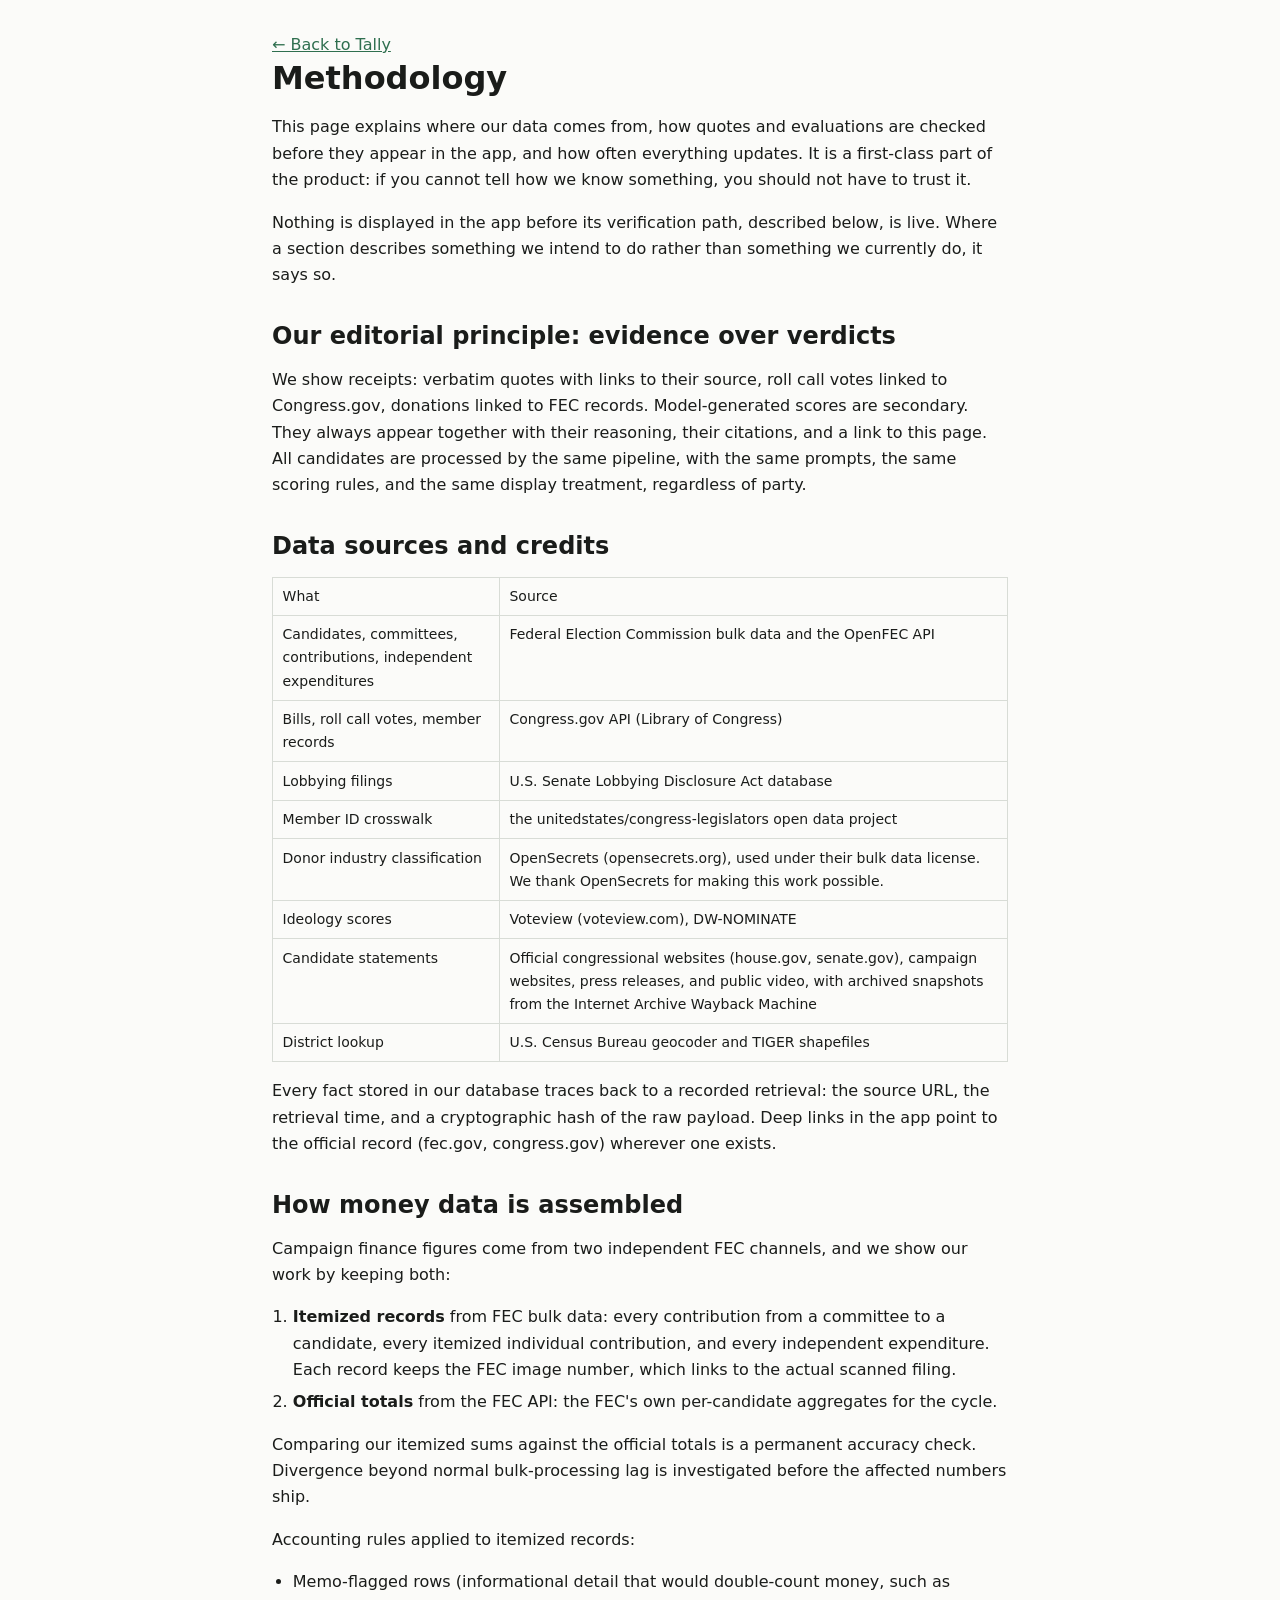
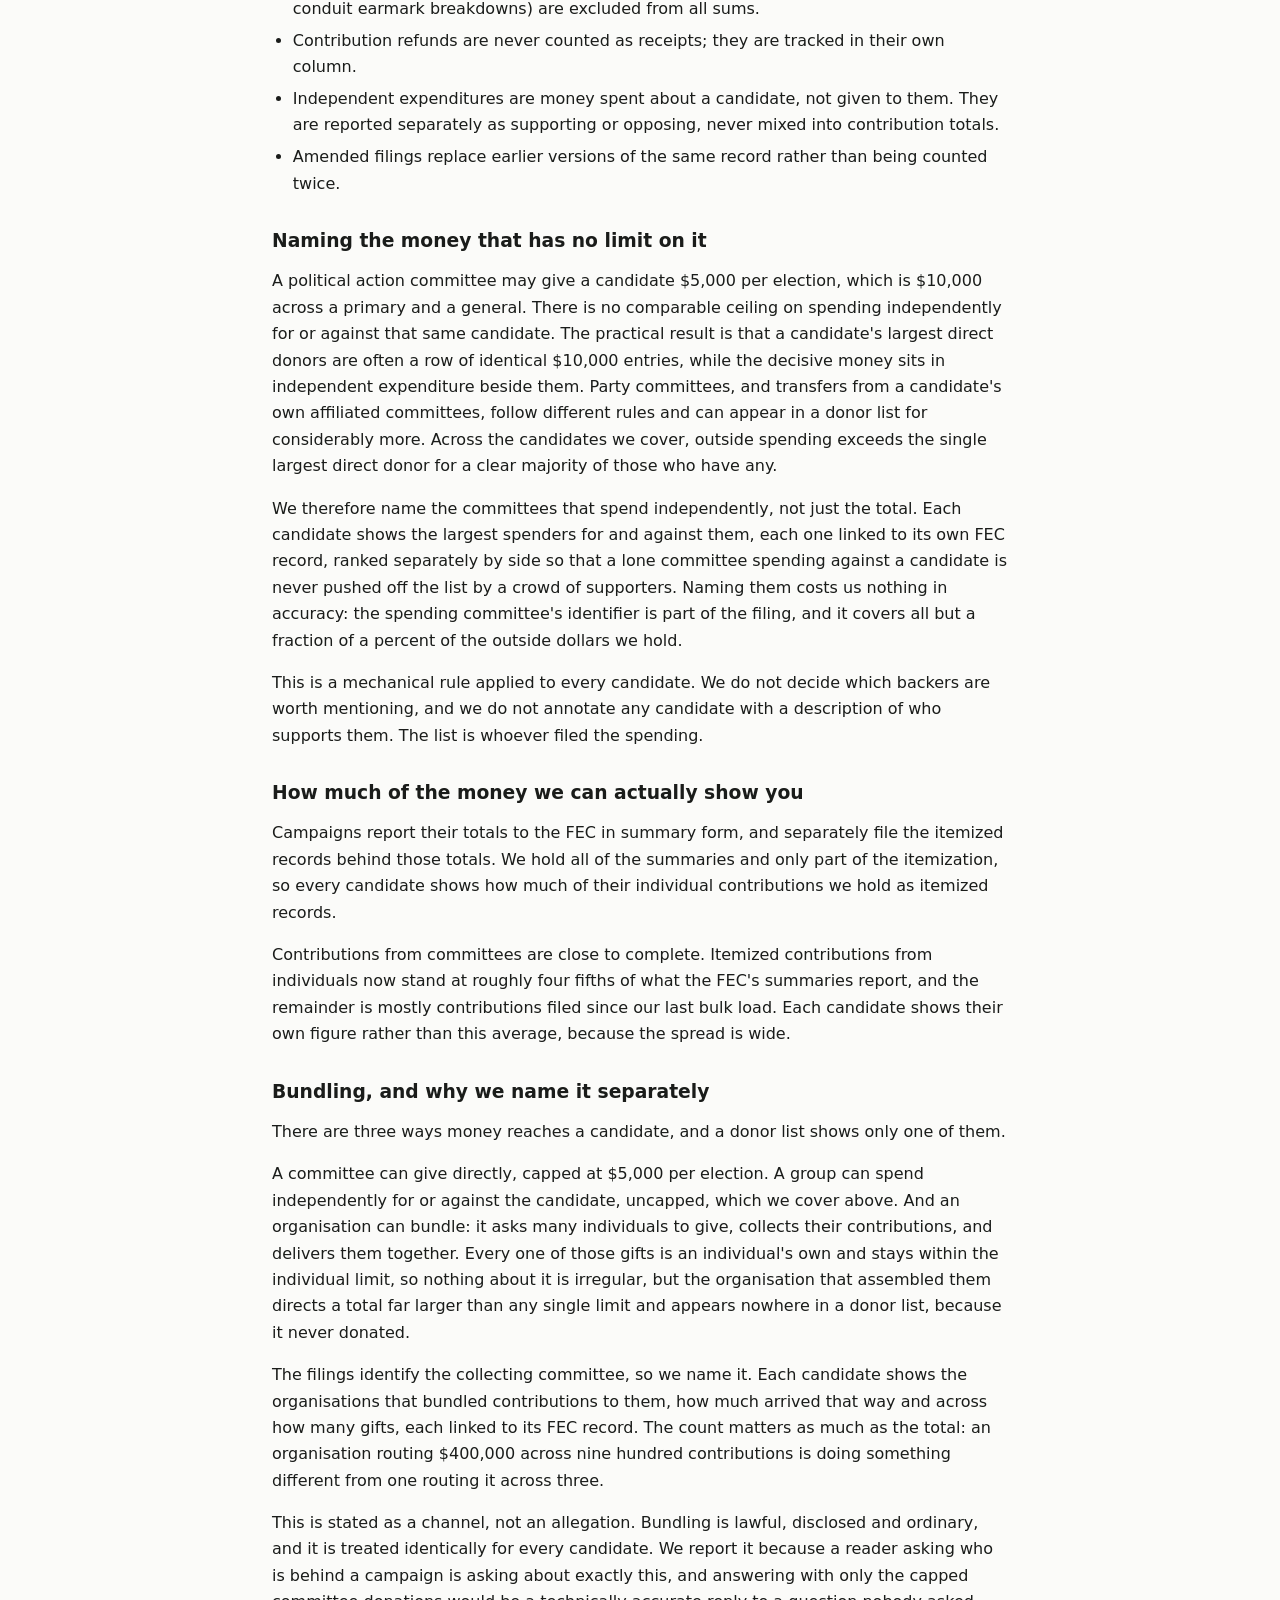
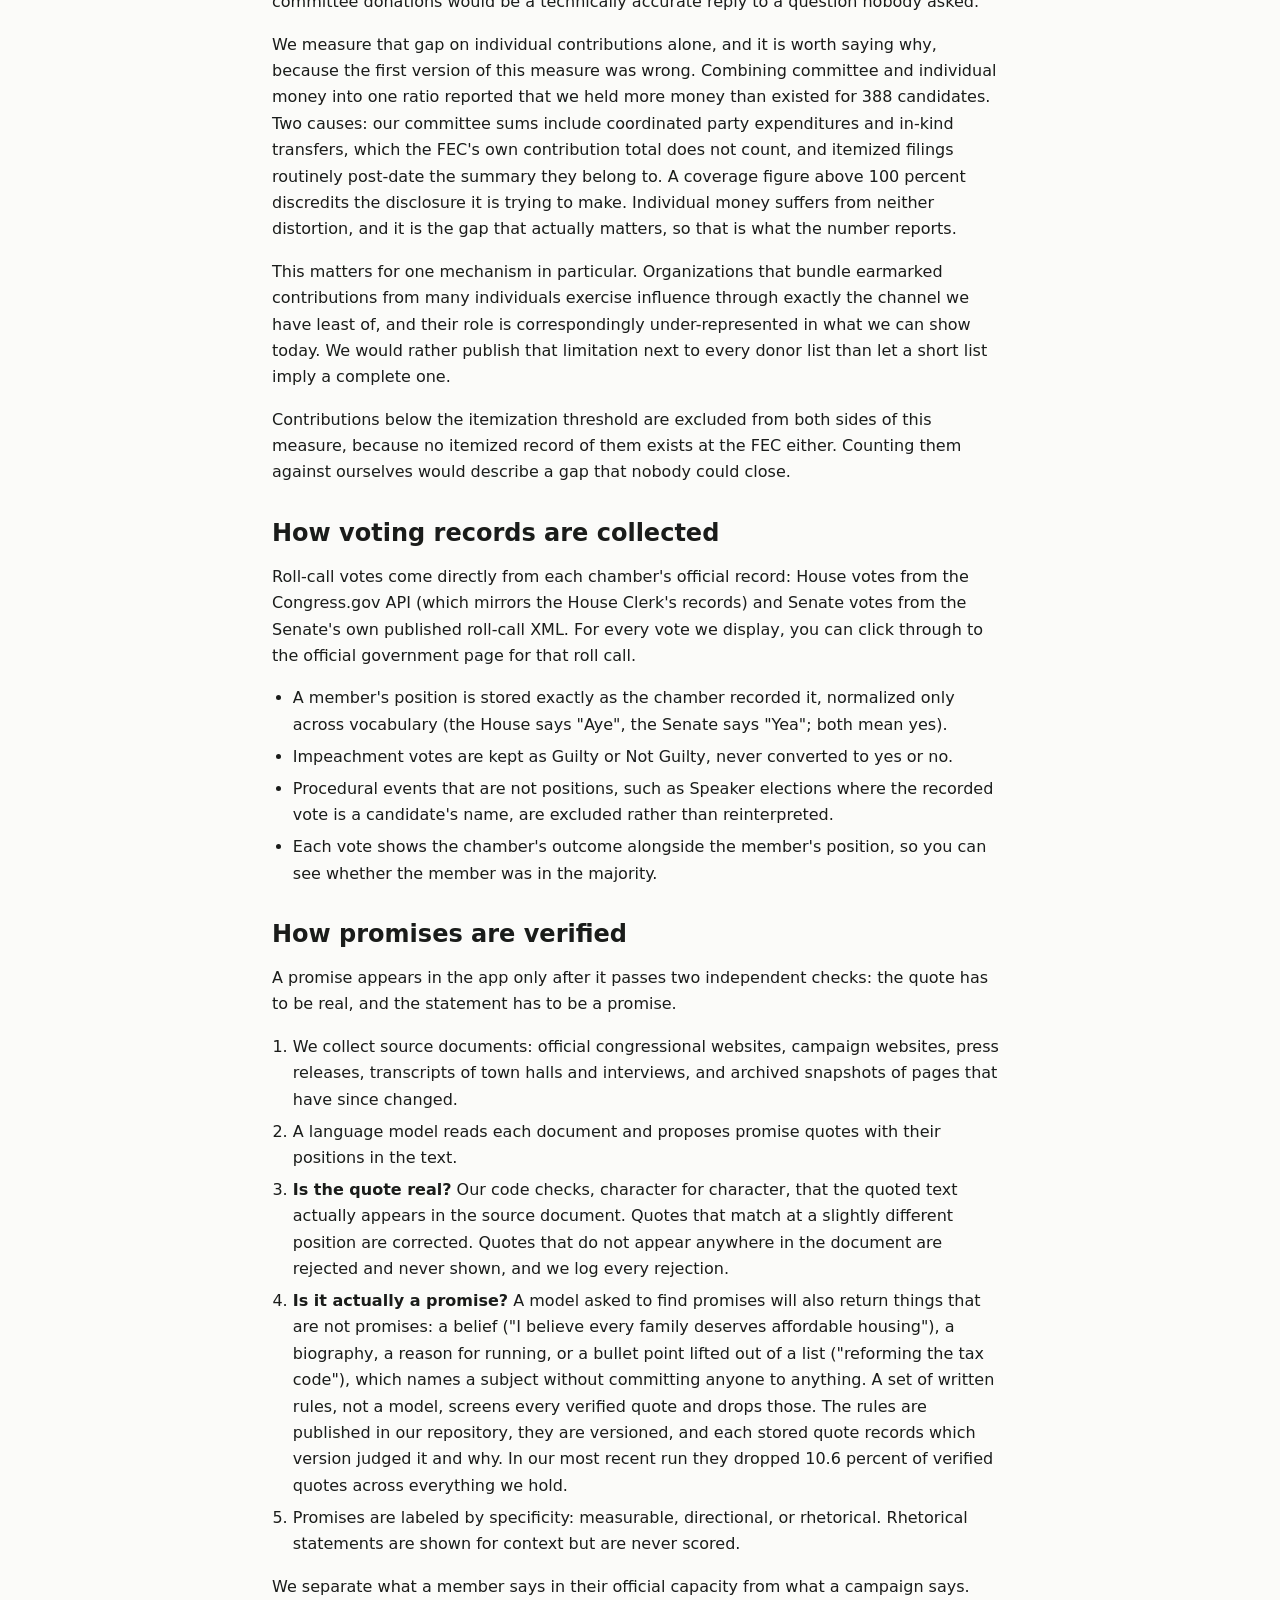
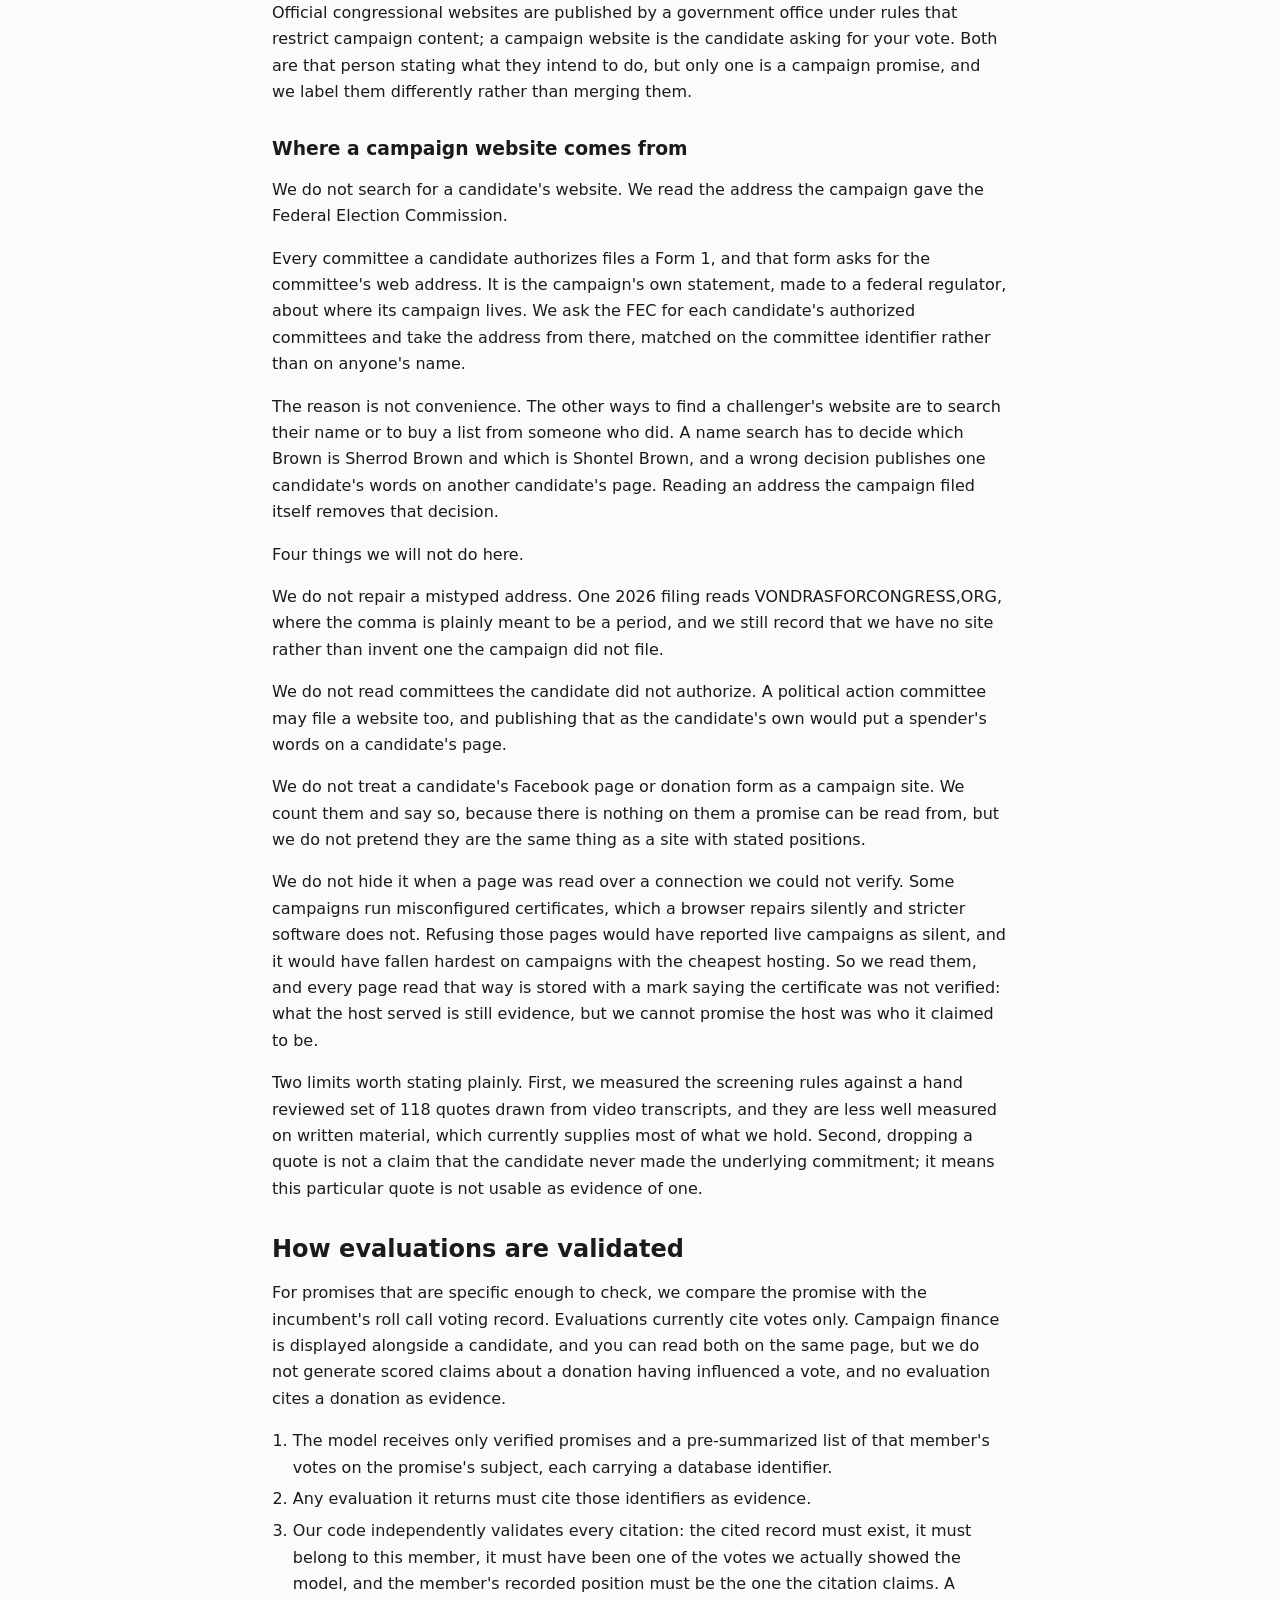
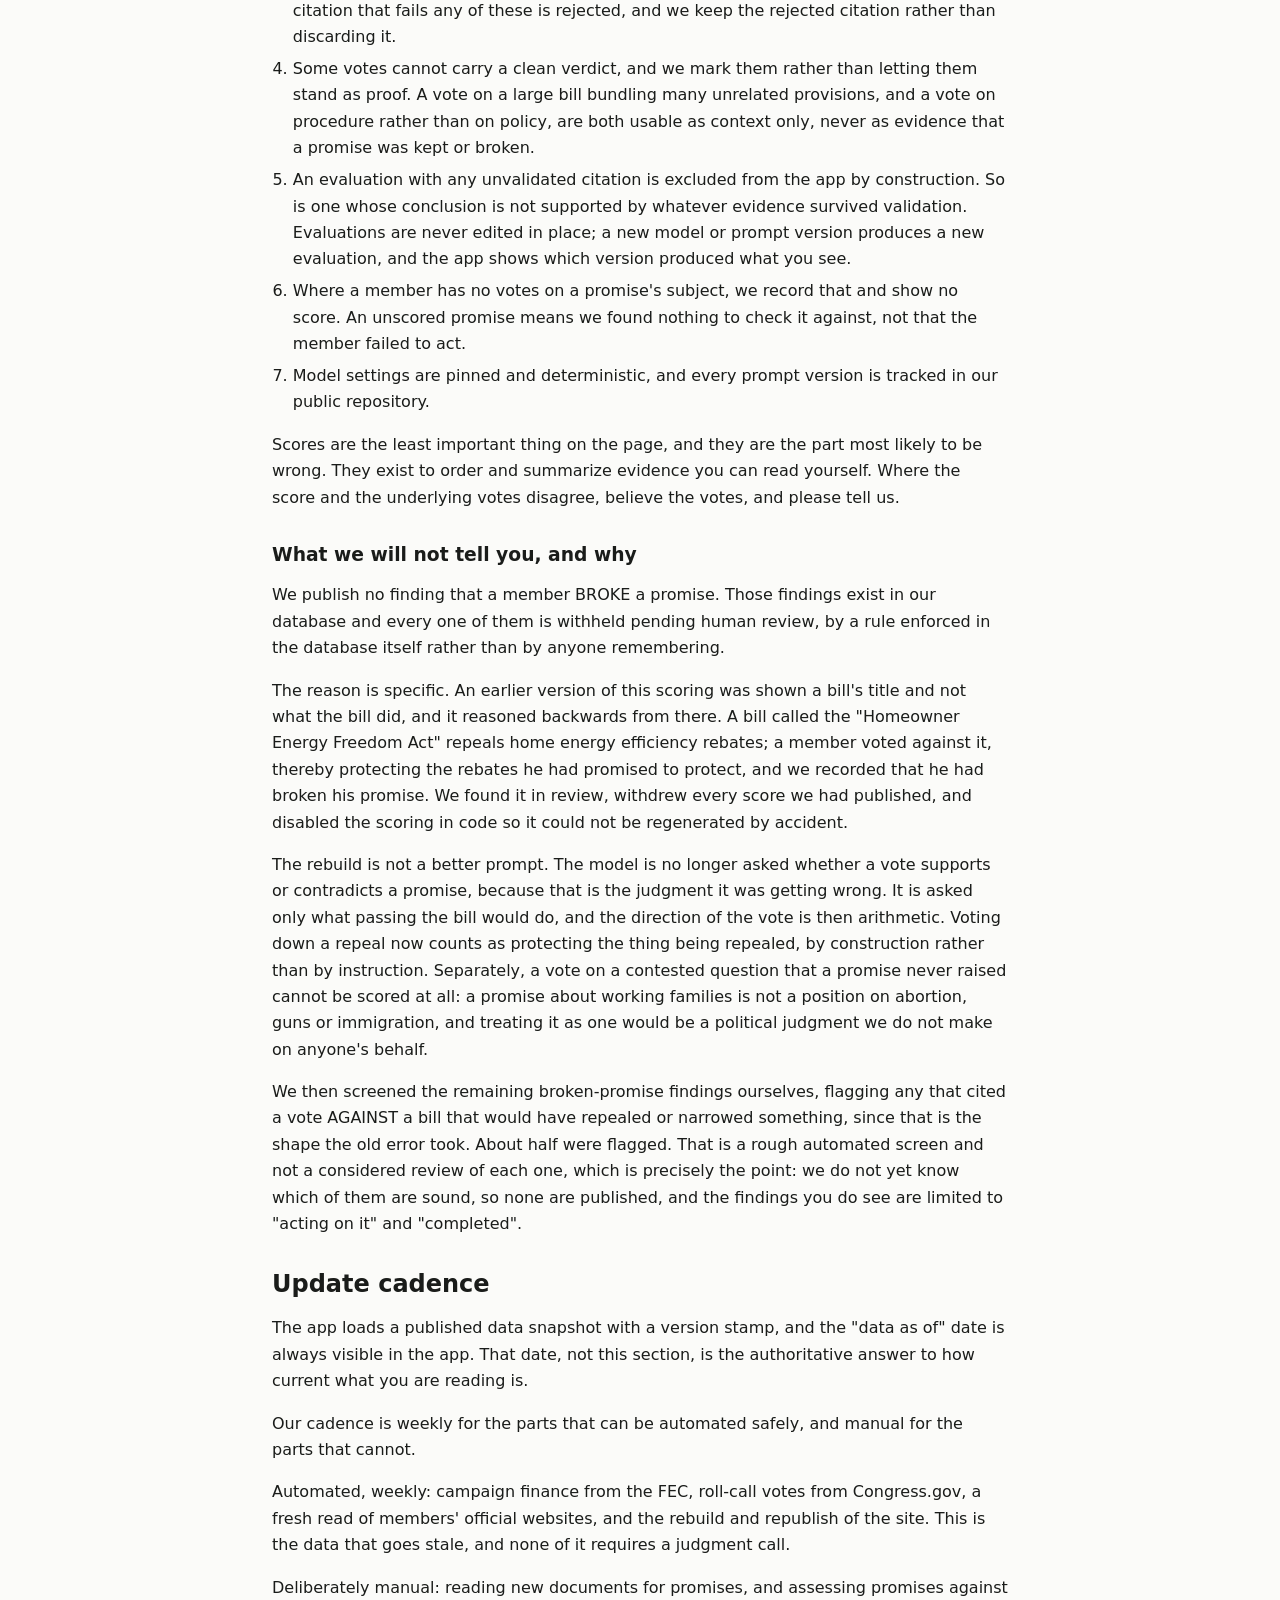
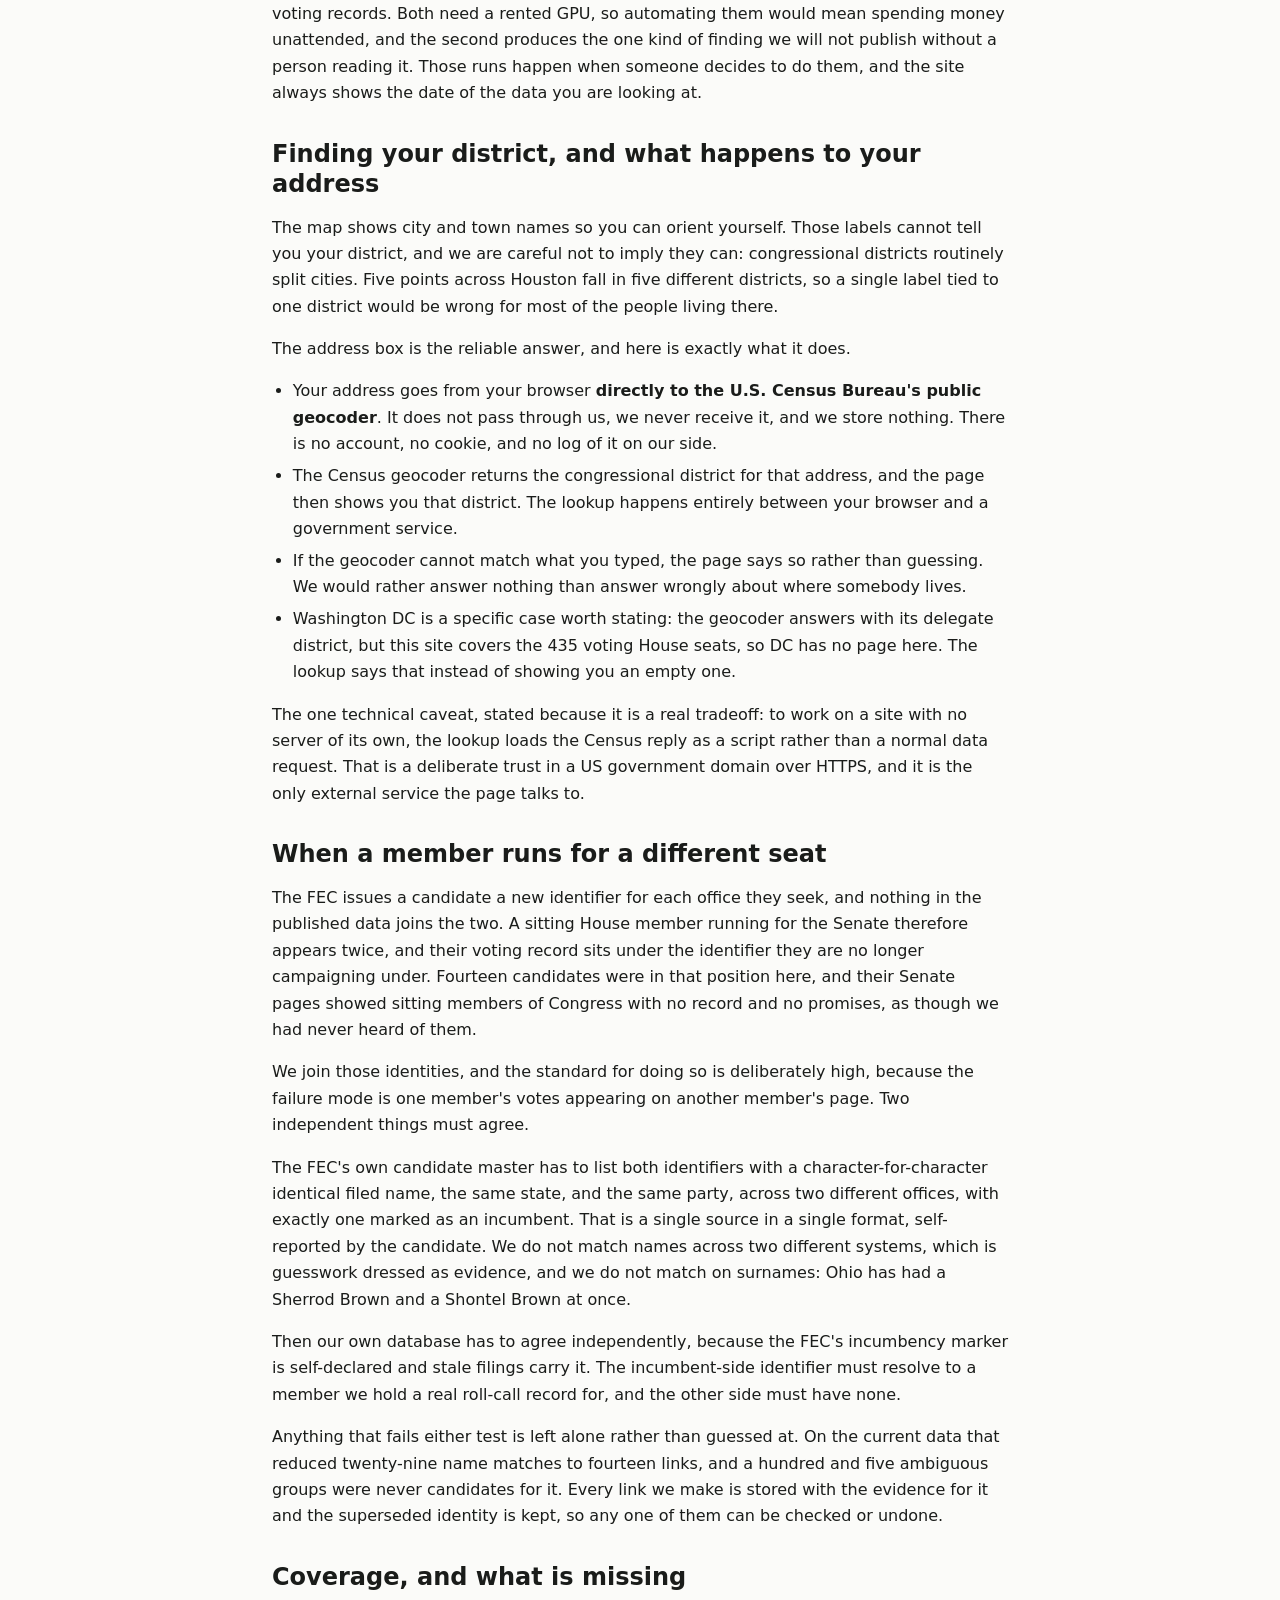
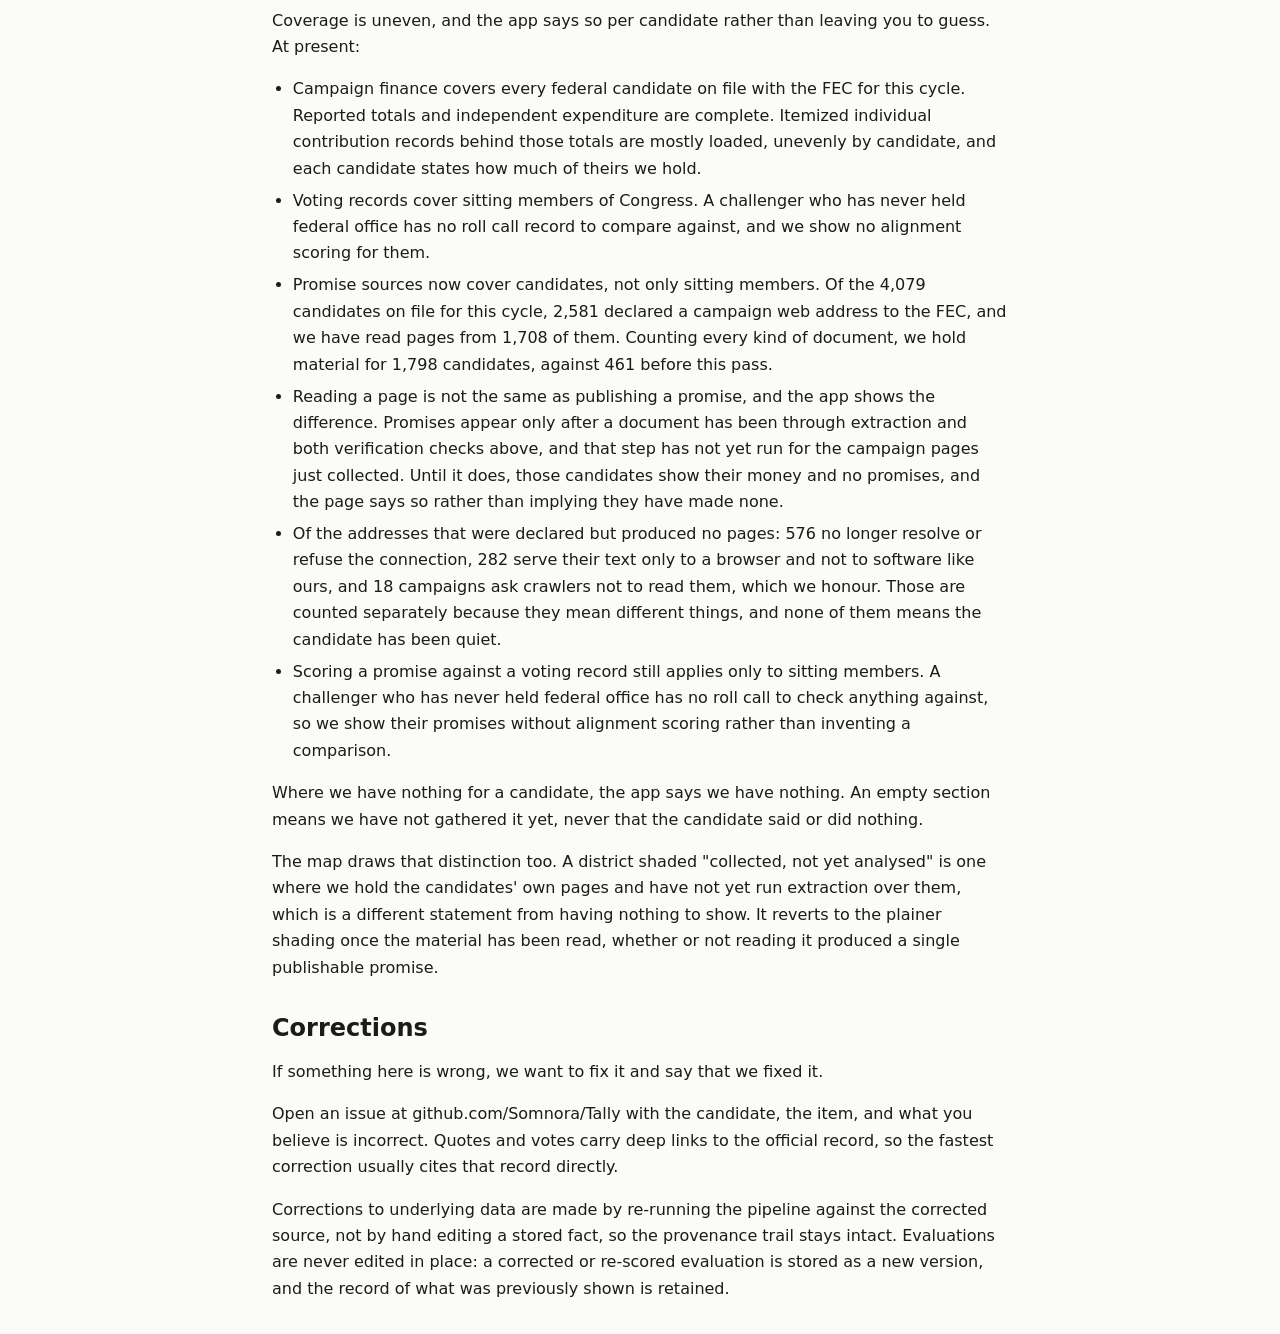
<file: methodology.html>
<!doctype html><meta charset=utf-8><title>Tally methodology</title><meta name=viewport content='width=device-width,initial-scale=1'><style>body{max-width:46rem;margin:2rem auto;padding:0 1.2rem;font:16px/1.65 ui-sans-serif,system-ui,sans-serif;color:#1a1c1a;background:#fbfbf9}h1,h2,h3{line-height:1.25;margin:2rem 0 .6rem}h1{margin-top:0}ul,ol{padding-left:1.3rem}li{margin:.35rem 0}table{border-collapse:collapse;width:100%;margin:1rem 0}td{border:1px solid #d8dcd6;padding:.45rem .6rem;font-size:14px;vertical-align:top}code,pre{font-family:ui-monospace,monospace;font-size:13px}pre{background:#f1f2ef;padding:.8rem;overflow-x:auto}a{color:#2f6f4f}</style>
<a href='./'>&larr; Back to Tally</a>
<h1>Methodology</h1>
<p>This page explains where our data comes from, how quotes and evaluations are checked before they appear in the app, and how often everything updates. It is a first-class part of the product: if you cannot tell how we know something, you should not have to trust it.</p>
<p>Nothing is displayed in the app before its verification path, described below, is live. Where a section describes something we intend to do rather than something we currently do, it says so.</p>
<h2>Our editorial principle: evidence over verdicts</h2>
<p>We show receipts: verbatim quotes with links to their source, roll call votes linked to Congress.gov, donations linked to FEC records. Model-generated scores are secondary. They always appear together with their reasoning, their citations, and a link to this page. All candidates are processed by the same pipeline, with the same prompts, the same scoring rules, and the same display treatment, regardless of party.</p>
<h2>Data sources and credits</h2>
<table><tr><td>What</td><td>Source</td></tr>
<tr><td>Candidates, committees, contributions, independent expenditures</td><td>Federal Election Commission bulk data and the OpenFEC API</td></tr>
<tr><td>Bills, roll call votes, member records</td><td>Congress.gov API (Library of Congress)</td></tr>
<tr><td>Lobbying filings</td><td>U.S. Senate Lobbying Disclosure Act database</td></tr>
<tr><td>Member ID crosswalk</td><td>the unitedstates/congress-legislators open data project</td></tr>
<tr><td>Donor industry classification</td><td>OpenSecrets (opensecrets.org), used under their bulk data license. We thank OpenSecrets for making this work possible.</td></tr>
<tr><td>Ideology scores</td><td>Voteview (voteview.com), DW-NOMINATE</td></tr>
<tr><td>Candidate statements</td><td>Official congressional websites (house.gov, senate.gov), campaign websites, press releases, and public video, with archived snapshots from the Internet Archive Wayback Machine</td></tr>
<tr><td>District lookup</td><td>U.S. Census Bureau geocoder and TIGER shapefiles</td></tr></table>
<p>Every fact stored in our database traces back to a recorded retrieval: the source URL, the retrieval time, and a cryptographic hash of the raw payload. Deep links in the app point to the official record (fec.gov, congress.gov) wherever one exists.</p>
<h2>How money data is assembled</h2>
<p>Campaign finance figures come from two independent FEC channels, and we show our work by keeping both:</p>
<ol>
<li><strong>Itemized records</strong> from FEC bulk data: every contribution from a committee to a candidate, every itemized individual contribution, and every independent expenditure. Each record keeps the FEC image number, which links to the actual scanned filing.</li>
<li><strong>Official totals</strong> from the FEC API: the FEC&#x27;s own per-candidate aggregates for the cycle.</li>
</ol>
<p>Comparing our itemized sums against the official totals is a permanent accuracy check. Divergence beyond normal bulk-processing lag is investigated before the affected numbers ship.</p>
<p>Accounting rules applied to itemized records:</p>
<ul>
<li>Memo-flagged rows (informational detail that would double-count money, such as conduit earmark breakdowns) are excluded from all sums.</li>
<li>Contribution refunds are never counted as receipts; they are tracked in their own column.</li>
<li>Independent expenditures are money spent about a candidate, not given to them. They are reported separately as supporting or opposing, never mixed into contribution totals.</li>
<li>Amended filings replace earlier versions of the same record rather than being counted twice.</li>
</ul>
<h3>Naming the money that has no limit on it</h3>
<p>A political action committee may give a candidate $5,000 per election, which is $10,000 across a primary and a general. There is no comparable ceiling on spending independently for or against that same candidate. The practical result is that a candidate&#x27;s largest direct donors are often a row of identical $10,000 entries, while the decisive money sits in independent expenditure beside them. Party committees, and transfers from a candidate&#x27;s own affiliated committees, follow different rules and can appear in a donor list for considerably more. Across the candidates we cover, outside spending exceeds the single largest direct donor for a clear majority of those who have any.</p>
<p>We therefore name the committees that spend independently, not just the total. Each candidate shows the largest spenders for and against them, each one linked to its own FEC record, ranked separately by side so that a lone committee spending against a candidate is never pushed off the list by a crowd of supporters. Naming them costs us nothing in accuracy: the spending committee&#x27;s identifier is part of the filing, and it covers all but a fraction of a percent of the outside dollars we hold.</p>
<p>This is a mechanical rule applied to every candidate. We do not decide which backers are worth mentioning, and we do not annotate any candidate with a description of who supports them. The list is whoever filed the spending.</p>
<h3>How much of the money we can actually show you</h3>
<p>Campaigns report their totals to the FEC in summary form, and separately file the itemized records behind those totals. We hold all of the summaries and only part of the itemization, so every candidate shows how much of their individual contributions we hold as itemized records.</p>
<p>Contributions from committees are close to complete. Itemized contributions from individuals now stand at roughly four fifths of what the FEC&#x27;s summaries report, and the remainder is mostly contributions filed since our last bulk load. Each candidate shows their own figure rather than this average, because the spread is wide.</p>
<h3>Bundling, and why we name it separately</h3>
<p>There are three ways money reaches a candidate, and a donor list shows only one of them.</p>
<p>A committee can give directly, capped at $5,000 per election. A group can spend independently for or against the candidate, uncapped, which we cover above. And an organisation can bundle: it asks many individuals to give, collects their contributions, and delivers them together. Every one of those gifts is an individual&#x27;s own and stays within the individual limit, so nothing about it is irregular, but the organisation that assembled them directs a total far larger than any single limit and appears nowhere in a donor list, because it never donated.</p>
<p>The filings identify the collecting committee, so we name it. Each candidate shows the organisations that bundled contributions to them, how much arrived that way and across how many gifts, each linked to its FEC record. The count matters as much as the total: an organisation routing $400,000 across nine hundred contributions is doing something different from one routing it across three.</p>
<p>This is stated as a channel, not an allegation. Bundling is lawful, disclosed and ordinary, and it is treated identically for every candidate. We report it because a reader asking who is behind a campaign is asking about exactly this, and answering with only the capped committee donations would be a technically accurate reply to a question nobody asked.</p>
<p>We measure that gap on individual contributions alone, and it is worth saying why, because the first version of this measure was wrong. Combining committee and individual money into one ratio reported that we held more money than existed for 388 candidates. Two causes: our committee sums include coordinated party expenditures and in-kind transfers, which the FEC&#x27;s own contribution total does not count, and itemized filings routinely post-date the summary they belong to. A coverage figure above 100 percent discredits the disclosure it is trying to make. Individual money suffers from neither distortion, and it is the gap that actually matters, so that is what the number reports.</p>
<p>This matters for one mechanism in particular. Organizations that bundle earmarked contributions from many individuals exercise influence through exactly the channel we have least of, and their role is correspondingly under-represented in what we can show today. We would rather publish that limitation next to every donor list than let a short list imply a complete one.</p>
<p>Contributions below the itemization threshold are excluded from both sides of this measure, because no itemized record of them exists at the FEC either. Counting them against ourselves would describe a gap that nobody could close.</p>
<h2>How voting records are collected</h2>
<p>Roll-call votes come directly from each chamber&#x27;s official record: House votes from the Congress.gov API (which mirrors the House Clerk&#x27;s records) and Senate votes from the Senate&#x27;s own published roll-call XML. For every vote we display, you can click through to the official government page for that roll call.</p>
<ul>
<li>A member&#x27;s position is stored exactly as the chamber recorded it, normalized only across vocabulary (the House says &quot;Aye&quot;, the Senate says &quot;Yea&quot;; both mean yes).</li>
<li>Impeachment votes are kept as Guilty or Not Guilty, never converted to yes or no.</li>
<li>Procedural events that are not positions, such as Speaker elections where the recorded vote is a candidate&#x27;s name, are excluded rather than reinterpreted.</li>
<li>Each vote shows the chamber&#x27;s outcome alongside the member&#x27;s position, so you can see whether the member was in the majority.</li>
</ul>
<h2>How promises are verified</h2>
<p>A promise appears in the app only after it passes two independent checks: the quote has to be real, and the statement has to be a promise.</p>
<ol>
<li>We collect source documents: official congressional websites, campaign websites, press releases, transcripts of town halls and interviews, and archived snapshots of pages that have since changed.</li>
<li>A language model reads each document and proposes promise quotes with their positions in the text.</li>
<li><strong>Is the quote real?</strong> Our code checks, character for character, that the quoted text actually appears in the source document. Quotes that match at a slightly different position are corrected. Quotes that do not appear anywhere in the document are rejected and never shown, and we log every rejection.</li>
<li><strong>Is it actually a promise?</strong> A model asked to find promises will also return things that are not promises: a belief (&quot;I believe every family deserves affordable housing&quot;), a biography, a reason for running, or a bullet point lifted out of a list (&quot;reforming the tax code&quot;), which names a subject without committing anyone to anything. A set of written rules, not a model, screens every verified quote and drops those. The rules are published in our repository, they are versioned, and each stored quote records which version judged it and why. In our most recent run they dropped 10.6 percent of verified quotes across everything we hold.</li>
<li>Promises are labeled by specificity: measurable, directional, or rhetorical. Rhetorical statements are shown for context but are never scored.</li>
</ol>
<p>We separate what a member says in their official capacity from what a campaign says. Official congressional websites are published by a government office under rules that restrict campaign content; a campaign website is the candidate asking for your vote. Both are that person stating what they intend to do, but only one is a campaign promise, and we label them differently rather than merging them.</p>
<h3>Where a campaign website comes from</h3>
<p>We do not search for a candidate&#x27;s website. We read the address the campaign gave the Federal Election Commission.</p>
<p>Every committee a candidate authorizes files a Form 1, and that form asks for the committee&#x27;s web address. It is the campaign&#x27;s own statement, made to a federal regulator, about where its campaign lives. We ask the FEC for each candidate&#x27;s authorized committees and take the address from there, matched on the committee identifier rather than on anyone&#x27;s name.</p>
<p>The reason is not convenience. The other ways to find a challenger&#x27;s website are to search their name or to buy a list from someone who did. A name search has to decide which Brown is Sherrod Brown and which is Shontel Brown, and a wrong decision publishes one candidate&#x27;s words on another candidate&#x27;s page. Reading an address the campaign filed itself removes that decision.</p>
<p>Four things we will not do here.</p>
<p>We do not repair a mistyped address. One 2026 filing reads VONDRASFORCONGRESS,ORG, where the comma is plainly meant to be a period, and we still record that we have no site rather than invent one the campaign did not file.</p>
<p>We do not read committees the candidate did not authorize. A political action committee may file a website too, and publishing that as the candidate&#x27;s own would put a spender&#x27;s words on a candidate&#x27;s page.</p>
<p>We do not treat a candidate&#x27;s Facebook page or donation form as a campaign site. We count them and say so, because there is nothing on them a promise can be read from, but we do not pretend they are the same thing as a site with stated positions.</p>
<p>We do not hide it when a page was read over a connection we could not verify. Some campaigns run misconfigured certificates, which a browser repairs silently and stricter software does not. Refusing those pages would have reported live campaigns as silent, and it would have fallen hardest on campaigns with the cheapest hosting. So we read them, and every page read that way is stored with a mark saying the certificate was not verified: what the host served is still evidence, but we cannot promise the host was who it claimed to be.</p>
<p>Two limits worth stating plainly. First, we measured the screening rules against a hand reviewed set of 118 quotes drawn from video transcripts, and they are less well measured on written material, which currently supplies most of what we hold. Second, dropping a quote is not a claim that the candidate never made the underlying commitment; it means this particular quote is not usable as evidence of one.</p>
<h2>How evaluations are validated</h2>
<p>For promises that are specific enough to check, we compare the promise with the incumbent&#x27;s roll call voting record. Evaluations currently cite votes only. Campaign finance is displayed alongside a candidate, and you can read both on the same page, but we do not generate scored claims about a donation having influenced a vote, and no evaluation cites a donation as evidence.</p>
<ol>
<li>The model receives only verified promises and a pre-summarized list of that member&#x27;s votes on the promise&#x27;s subject, each carrying a database identifier.</li>
<li>Any evaluation it returns must cite those identifiers as evidence.</li>
<li>Our code independently validates every citation: the cited record must exist, it must belong to this member, it must have been one of the votes we actually showed the model, and the member&#x27;s recorded position must be the one the citation claims. A citation that fails any of these is rejected, and we keep the rejected citation rather than discarding it.</li>
<li>Some votes cannot carry a clean verdict, and we mark them rather than letting them stand as proof. A vote on a large bill bundling many unrelated provisions, and a vote on procedure rather than on policy, are both usable as context only, never as evidence that a promise was kept or broken.</li>
<li>An evaluation with any unvalidated citation is excluded from the app by construction. So is one whose conclusion is not supported by whatever evidence survived validation. Evaluations are never edited in place; a new model or prompt version produces a new evaluation, and the app shows which version produced what you see.</li>
<li>Where a member has no votes on a promise&#x27;s subject, we record that and show no score. An unscored promise means we found nothing to check it against, not that the member failed to act.</li>
<li>Model settings are pinned and deterministic, and every prompt version is tracked in our public repository.</li>
</ol>
<p>Scores are the least important thing on the page, and they are the part most likely to be wrong. They exist to order and summarize evidence you can read yourself. Where the score and the underlying votes disagree, believe the votes, and please tell us.</p>
<h3>What we will not tell you, and why</h3>
<p>We publish no finding that a member BROKE a promise. Those findings exist in our database and every one of them is withheld pending human review, by a rule enforced in the database itself rather than by anyone remembering.</p>
<p>The reason is specific. An earlier version of this scoring was shown a bill&#x27;s title and not what the bill did, and it reasoned backwards from there. A bill called the &quot;Homeowner Energy Freedom Act&quot; repeals home energy efficiency rebates; a member voted against it, thereby protecting the rebates he had promised to protect, and we recorded that he had broken his promise. We found it in review, withdrew every score we had published, and disabled the scoring in code so it could not be regenerated by accident.</p>
<p>The rebuild is not a better prompt. The model is no longer asked whether a vote supports or contradicts a promise, because that is the judgment it was getting wrong. It is asked only what passing the bill would do, and the direction of the vote is then arithmetic. Voting down a repeal now counts as protecting the thing being repealed, by construction rather than by instruction. Separately, a vote on a contested question that a promise never raised cannot be scored at all: a promise about working families is not a position on abortion, guns or immigration, and treating it as one would be a political judgment we do not make on anyone&#x27;s behalf.</p>
<p>We then screened the remaining broken-promise findings ourselves, flagging any that cited a vote AGAINST a bill that would have repealed or narrowed something, since that is the shape the old error took. About half were flagged. That is a rough automated screen and not a considered review of each one, which is precisely the point: we do not yet know which of them are sound, so none are published, and the findings you do see are limited to &quot;acting on it&quot; and &quot;completed&quot;.</p>
<h2>Update cadence</h2>
<p>The app loads a published data snapshot with a version stamp, and the &quot;data as of&quot; date is always visible in the app. That date, not this section, is the authoritative answer to how current what you are reading is.</p>
<p>Our cadence is weekly for the parts that can be automated safely, and manual for the parts that cannot.</p>
<p>Automated, weekly: campaign finance from the FEC, roll-call votes from Congress.gov, a fresh read of members&#x27; official websites, and the rebuild and republish of the site. This is the data that goes stale, and none of it requires a judgment call.</p>
<p>Deliberately manual: reading new documents for promises, and assessing promises against voting records. Both need a rented GPU, so automating them would mean spending money unattended, and the second produces the one kind of finding we will not publish without a person reading it. Those runs happen when someone decides to do them, and the site always shows the date of the data you are looking at.</p>
<h2>Finding your district, and what happens to your address</h2>
<p>The map shows city and town names so you can orient yourself. Those labels cannot tell you your district, and we are careful not to imply they can: congressional districts routinely split cities. Five points across Houston fall in five different districts, so a single label tied to one district would be wrong for most of the people living there.</p>
<p>The address box is the reliable answer, and here is exactly what it does.</p>
<ul>
<li>Your address goes from your browser <strong>directly to the U.S. Census Bureau&#x27;s public geocoder</strong>. It does not pass through us, we never receive it, and we store nothing. There is no account, no cookie, and no log of it on our side.</li>
<li>The Census geocoder returns the congressional district for that address, and the page then shows you that district. The lookup happens entirely between your browser and a government service.</li>
<li>If the geocoder cannot match what you typed, the page says so rather than guessing. We would rather answer nothing than answer wrongly about where somebody lives.</li>
<li>Washington DC is a specific case worth stating: the geocoder answers with its delegate district, but this site covers the 435 voting House seats, so DC has no page here. The lookup says that instead of showing you an empty one.</li>
</ul>
<p>The one technical caveat, stated because it is a real tradeoff: to work on a site with no server of its own, the lookup loads the Census reply as a script rather than a normal data request. That is a deliberate trust in a US government domain over HTTPS, and it is the only external service the page talks to.</p>
<h2>When a member runs for a different seat</h2>
<p>The FEC issues a candidate a new identifier for each office they seek, and nothing in the published data joins the two. A sitting House member running for the Senate therefore appears twice, and their voting record sits under the identifier they are no longer campaigning under. Fourteen candidates were in that position here, and their Senate pages showed sitting members of Congress with no record and no promises, as though we had never heard of them.</p>
<p>We join those identities, and the standard for doing so is deliberately high, because the failure mode is one member&#x27;s votes appearing on another member&#x27;s page. Two independent things must agree.</p>
<p>The FEC&#x27;s own candidate master has to list both identifiers with a character-for-character identical filed name, the same state, and the same party, across two different offices, with exactly one marked as an incumbent. That is a single source in a single format, self-reported by the candidate. We do not match names across two different systems, which is guesswork dressed as evidence, and we do not match on surnames: Ohio has had a Sherrod Brown and a Shontel Brown at once.</p>
<p>Then our own database has to agree independently, because the FEC&#x27;s incumbency marker is self-declared and stale filings carry it. The incumbent-side identifier must resolve to a member we hold a real roll-call record for, and the other side must have none.</p>
<p>Anything that fails either test is left alone rather than guessed at. On the current data that reduced twenty-nine name matches to fourteen links, and a hundred and five ambiguous groups were never candidates for it. Every link we make is stored with the evidence for it and the superseded identity is kept, so any one of them can be checked or undone.</p>
<h2>Coverage, and what is missing</h2>
<p>Coverage is uneven, and the app says so per candidate rather than leaving you to guess. At present:</p>
<ul>
<li>Campaign finance covers every federal candidate on file with the FEC for this cycle. Reported totals and independent expenditure are complete. Itemized individual contribution records behind those totals are mostly loaded, unevenly by candidate, and each candidate states how much of theirs we hold.</li>
<li>Voting records cover sitting members of Congress. A challenger who has never held federal office has no roll call record to compare against, and we show no alignment scoring for them.</li>
<li>Promise sources now cover candidates, not only sitting members. Of the 4,079 candidates on file for this cycle, 2,581 declared a campaign web address to the FEC, and we have read pages from 1,708 of them. Counting every kind of document, we hold material for 1,798 candidates, against 461 before this pass.</li>
<li>Reading a page is not the same as publishing a promise, and the app shows the difference. Promises appear only after a document has been through extraction and both verification checks above, and that step has not yet run for the campaign pages just collected. Until it does, those candidates show their money and no promises, and the page says so rather than implying they have made none.</li>
<li>Of the addresses that were declared but produced no pages: 576 no longer resolve or refuse the connection, 282 serve their text only to a browser and not to software like ours, and 18 campaigns ask crawlers not to read them, which we honour. Those are counted separately because they mean different things, and none of them means the candidate has been quiet.</li>
<li>Scoring a promise against a voting record still applies only to sitting members. A challenger who has never held federal office has no roll call to check anything against, so we show their promises without alignment scoring rather than inventing a comparison.</li>
</ul>
<p>Where we have nothing for a candidate, the app says we have nothing. An empty section means we have not gathered it yet, never that the candidate said or did nothing.</p>
<p>The map draws that distinction too. A district shaded &quot;collected, not yet analysed&quot; is one where we hold the candidates&#x27; own pages and have not yet run extraction over them, which is a different statement from having nothing to show. It reverts to the plainer shading once the material has been read, whether or not reading it produced a single publishable promise.</p>
<h2>Corrections</h2>
<p>If something here is wrong, we want to fix it and say that we fixed it.</p>
<p>Open an issue at github.com/Somnora/Tally with the candidate, the item, and what you believe is incorrect. Quotes and votes carry deep links to the official record, so the fastest correction usually cites that record directly.</p>
<p>Corrections to underlying data are made by re-running the pipeline against the corrected source, not by hand editing a stored fact, so the provenance trail stays intact. Evaluations are never edited in place: a corrected or re-scored evaluation is stored as a new version, and the record of what was previously shown is retained.</p>
</file>
